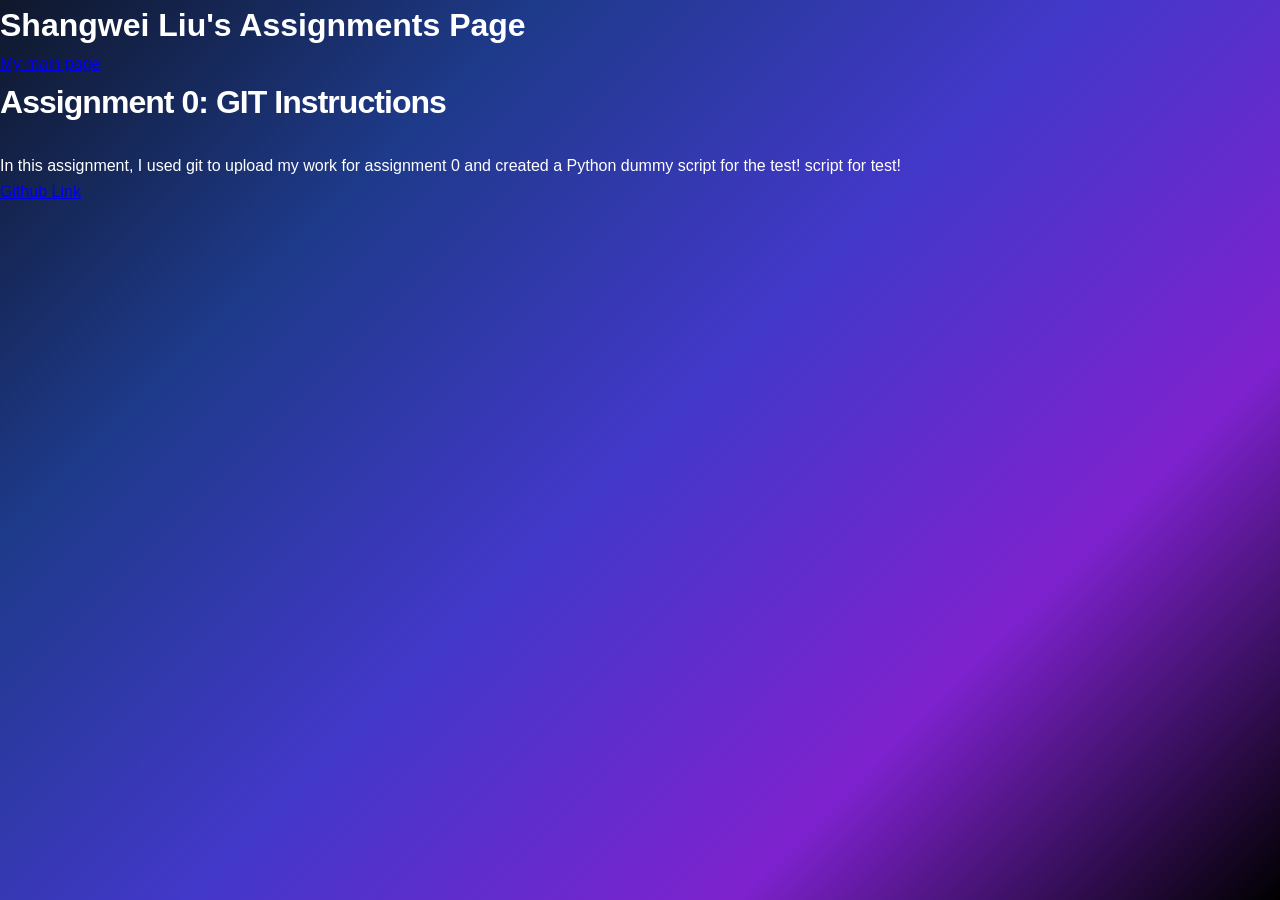
<file: 1assignment.html>
<!DOCTYPE html>
<html lang="en">
<head>
    <meta charset="UTF-8">
    <meta name="viewport" content="width=device-width, initial-scale=1.0">
    <title>Assignments</title>
    <link rel="stylesheet" href="style.css">
</head>
<body>

    <header>
        <h1>Shangwei Liu's Assignments Page</h1>
        <a href="index.html">My main page</a>
    </header>
    <section>
        <h2>Assignment 0: GIT Instructions</h2>
        <p>In this assignment, I used git to upload my work for assignment 0 and created a Python dummy script for the test! script for test!</p>
        <a href="https://github.com/seanliu25/swliu-assignment-0.git">Github Link</a>
    </section>
</body>
</html>
</file>
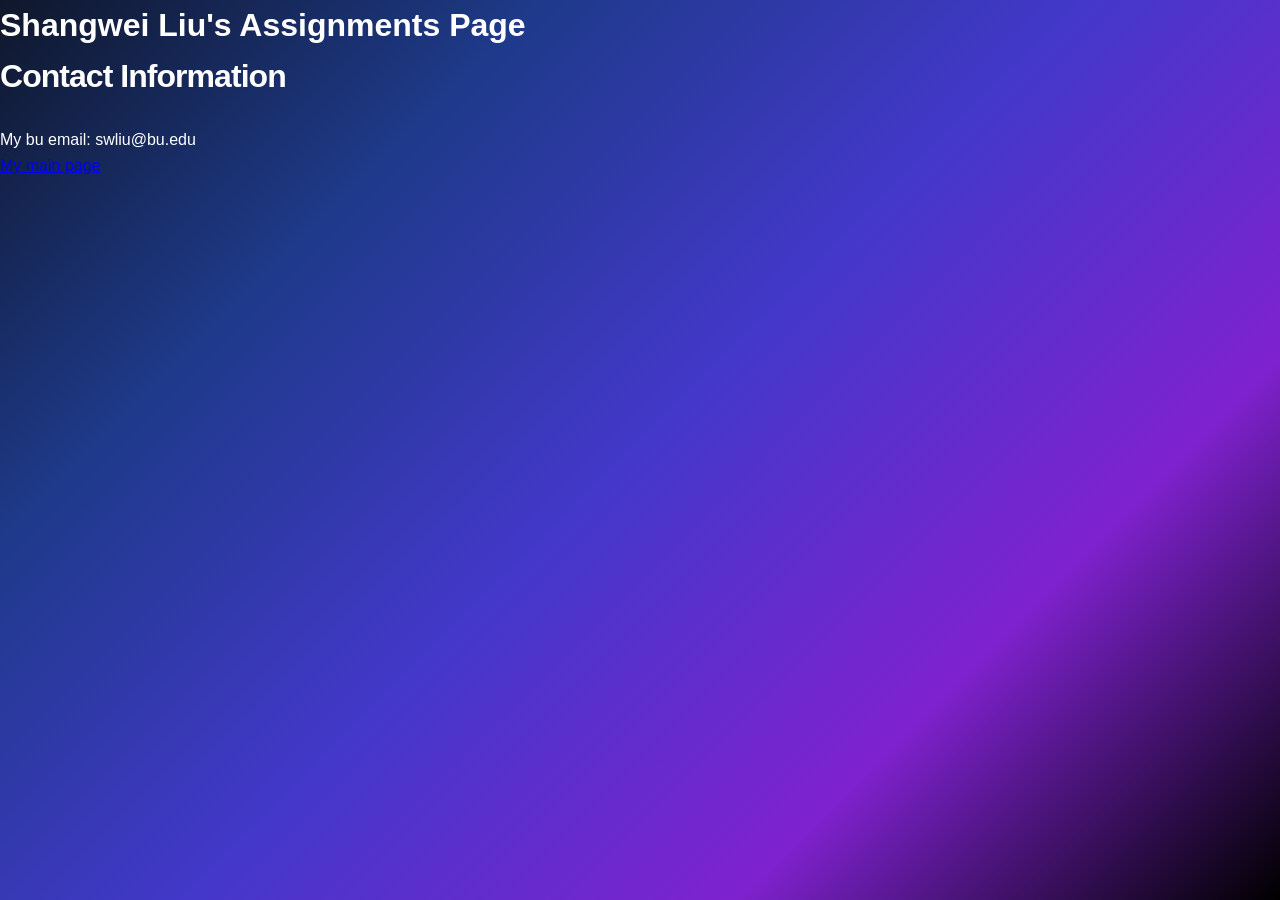
<file: 1contact.html>
<!DOCTYPE html>
<html lang="en">
<head>
    <meta charset="UTF-8">
    <meta name="viewport" content="width=device-width, initial-scale=1.0">
    <title>Assignments</title>
    <link rel="stylesheet" href="style.css">
</head>
<body>

    <header>
        <h1>Shangwei Liu's Assignments Page</h1>
    </header>
    <section>
        <h2>Contact Information</h2>
        <p>My bu email: swliu@bu.edu </p>
        <a href="index.html">My main page</a>
    </section>
</body>
</html>
</file>
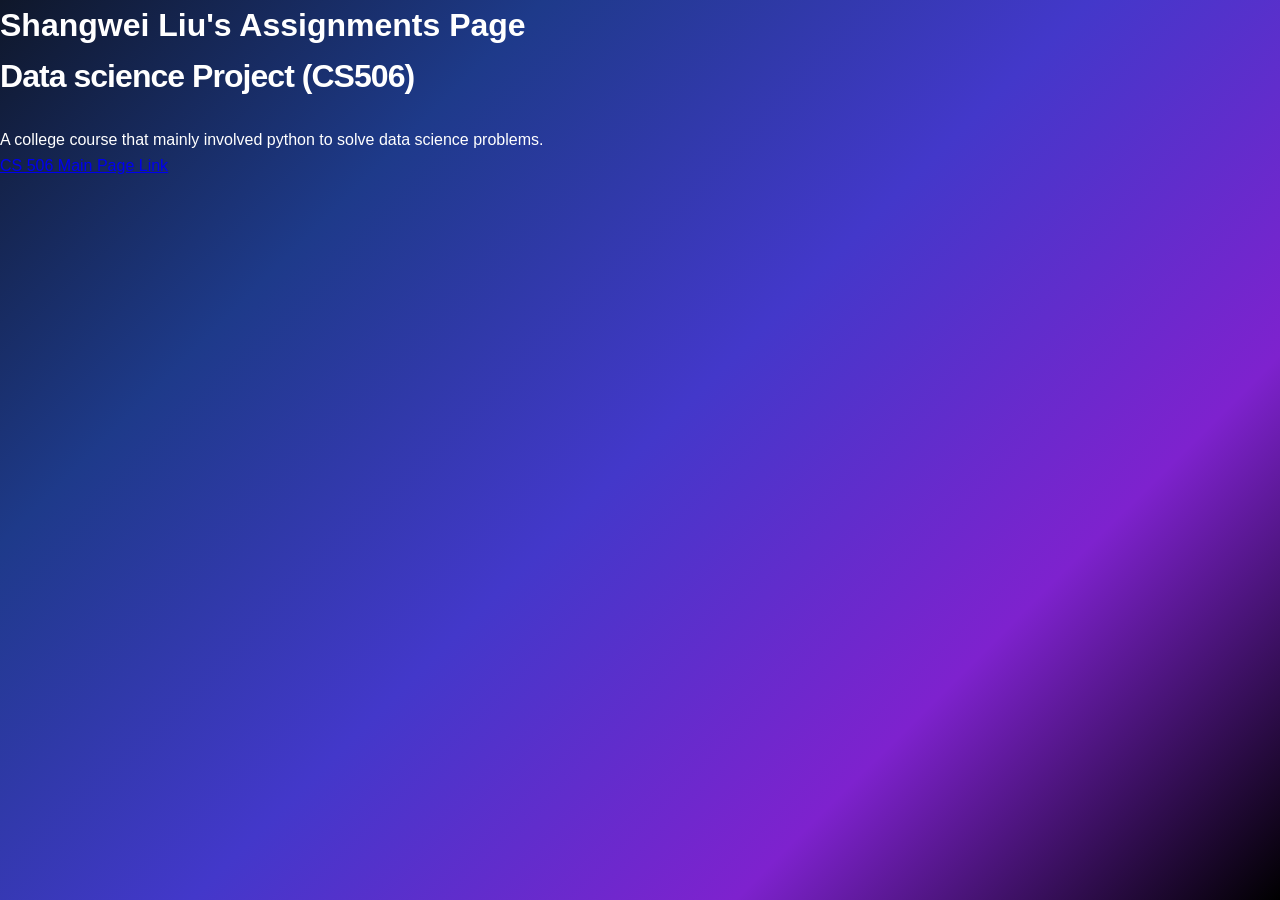
<file: 1projects.html>
<!DOCTYPE html>
<html lang="en">
<head>
    <meta charset="UTF-8">
    <meta name="viewport" content="width=device-width, initial-scale=1.0">
    <title>Assignments</title>
    <link rel="stylesheet" href="style.css">
</head>
<body>

    <header>
        <h1>Shangwei Liu's Assignments Page</h1>
    </header>
    <section>
        <h2>Data science Project (CS506)</h2>
        <p>A college course that mainly involved python to solve data science problems.</p>
        <a href="https://gallettilance.github.io/assignment/">CS 506 Main Page Link</a>
    </section>    
</body>
</html>
</file>
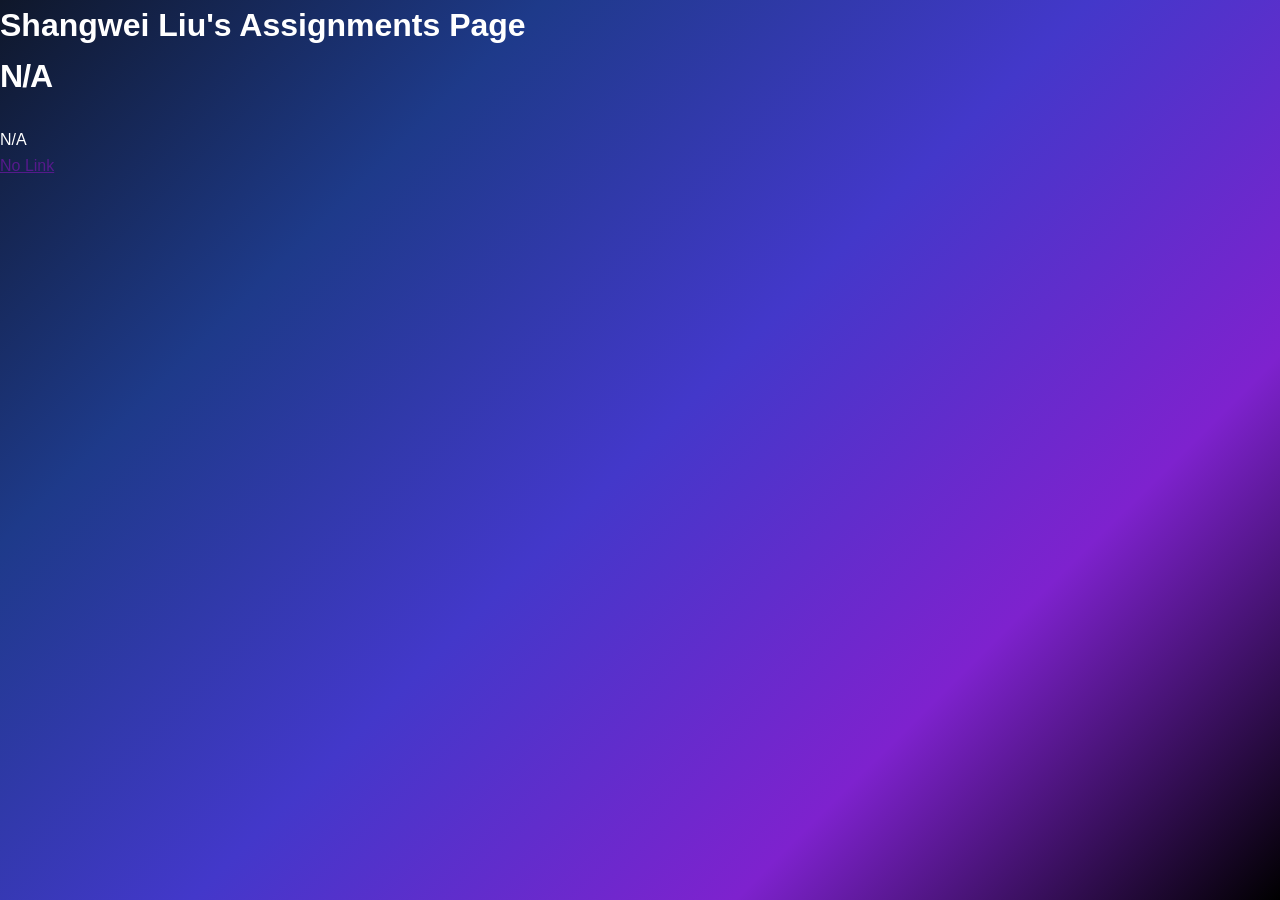
<file: 1work_experience.html>
<!DOCTYPE html>
<html lang="en">
<head>
    <meta charset="UTF-8">
    <meta name="viewport" content="width=device-width, initial-scale=1.0">
    <title>Assignments</title>
    <link rel="stylesheet" href="style.css">
</head>
<body>

    <header>
        <h1>Shangwei Liu's Assignments Page</h1>
    </header>
    <section>
        <h2>N/A</h2>
        <p>N/A</p>
        <a href="">No Link</a>
    </section>  
</body>
</html>
</file>
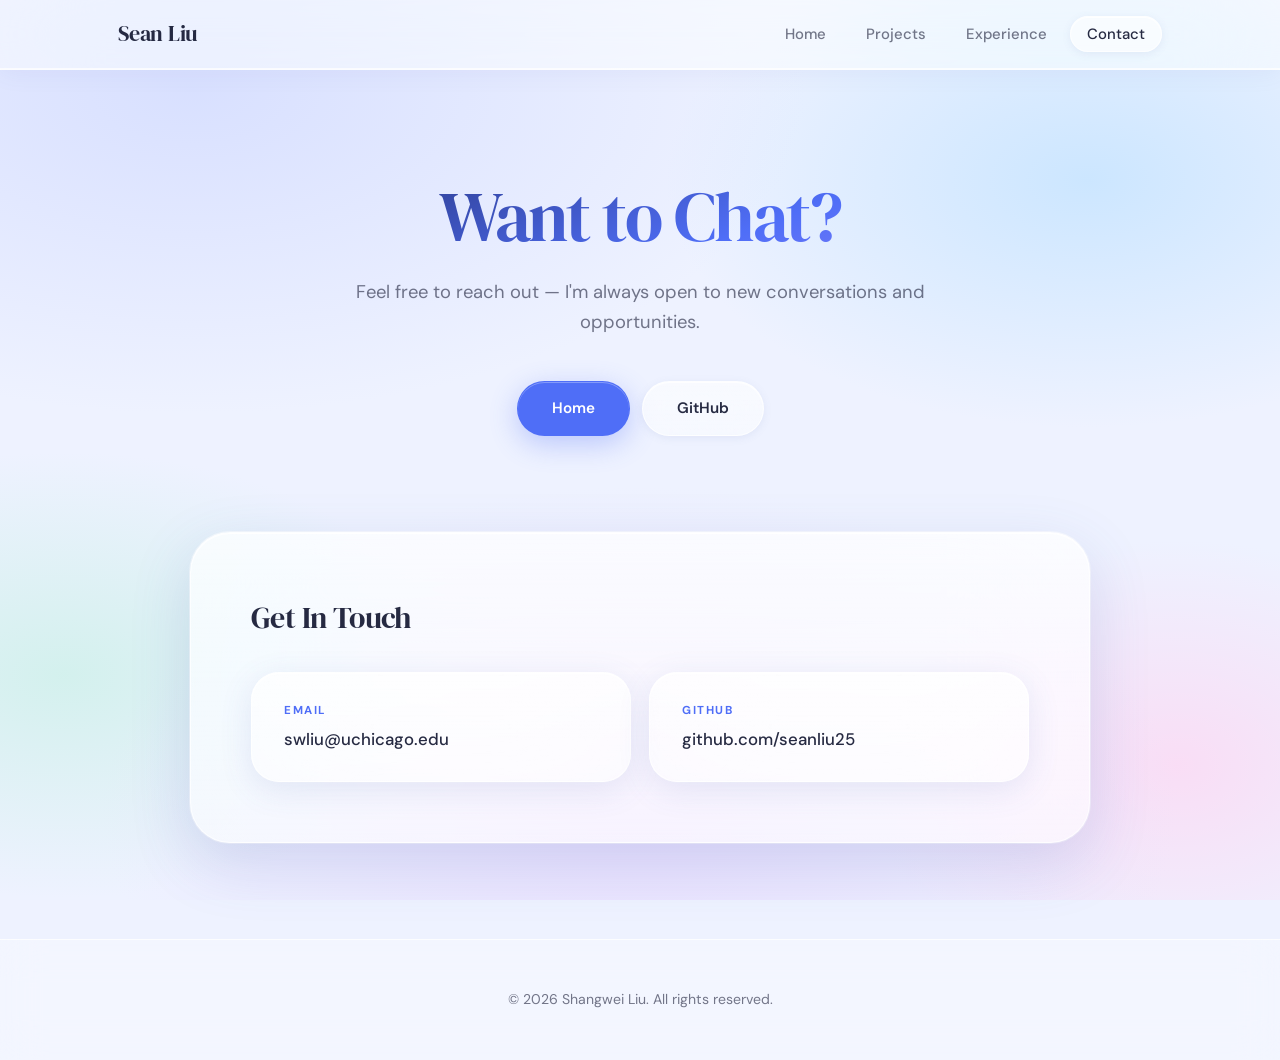
<file: contact.html>
<!DOCTYPE html>
<html lang="en">
<head>
  <meta charset="UTF-8" />
  <meta name="viewport" content="width=device-width, initial-scale=1.0" />
  <title>Contact | Shangwei Liu</title>
  <link rel="preconnect" href="https://fonts.googleapis.com" />
  <link rel="stylesheet" href="style-v2.css" />
</head>

<body>
<div class="page-wrapper">

  <nav>
    <div class="nav-container">
      <div class="logo">Sean Liu</div>
      <button class="menu-toggle" id="menu-toggle" aria-label="Toggle menu">
        <span></span><span></span><span></span>
      </button>
      <ul class="nav-links" id="nav-links">
        <li><a href="index.html">Home</a></li>
        <li><a href="projects.html">Projects</a></li>
        <li><a href="work-experience.html">Experience</a></li>
        <li><a href="contact.html" class="active">Contact</a></li>
      </ul>
    </div>
  </nav>

  <header class="hero">
    <h1>Want to Chat?</h1>
    <p>Feel free to reach out — I'm always open to new conversations and opportunities.</p>
    <div class="hero-buttons">
      <a href="index.html"                        class="btn primary">Home</a>
      <a href="https://github.com/seanliu25" target="_blank" class="btn secondary">GitHub</a>
    </div>
  </header>

  <div class="container">
    <section id="contact">
      <h2>Get In Touch</h2>
      <div class="contact-grid">
        <a href="mailto:swliu@uchicago.edu" class="contact-card">
          <span class="contact-label">Email</span>
          <span class="contact-value">swliu@uchicago.edu</span>
        </a>
        <a href="https://github.com/seanliu25" target="_blank" class="contact-card">
          <span class="contact-label">GitHub</span>
          <span class="contact-value">github.com/seanliu25</span>
        </a>
      </div>
    </section>
  </div>
</div>

<footer>
  <p>&copy; <span id="year"></span> Shangwei Liu. All rights reserved.</p>
</footer>

<script>
  document.getElementById("year").textContent = new Date().getFullYear();
  const toggle   = document.getElementById('menu-toggle');
  const navLinks = document.getElementById('nav-links');
  toggle.addEventListener('click', () => {
    navLinks.classList.toggle('active');
    toggle.classList.toggle('open');
  });
  document.querySelectorAll('.nav-links a').forEach(link => {
    link.addEventListener('click', () => {
      navLinks.classList.remove('active');
      toggle.classList.remove('open');
    });
  });
</script>
</body>
</html>
</file>
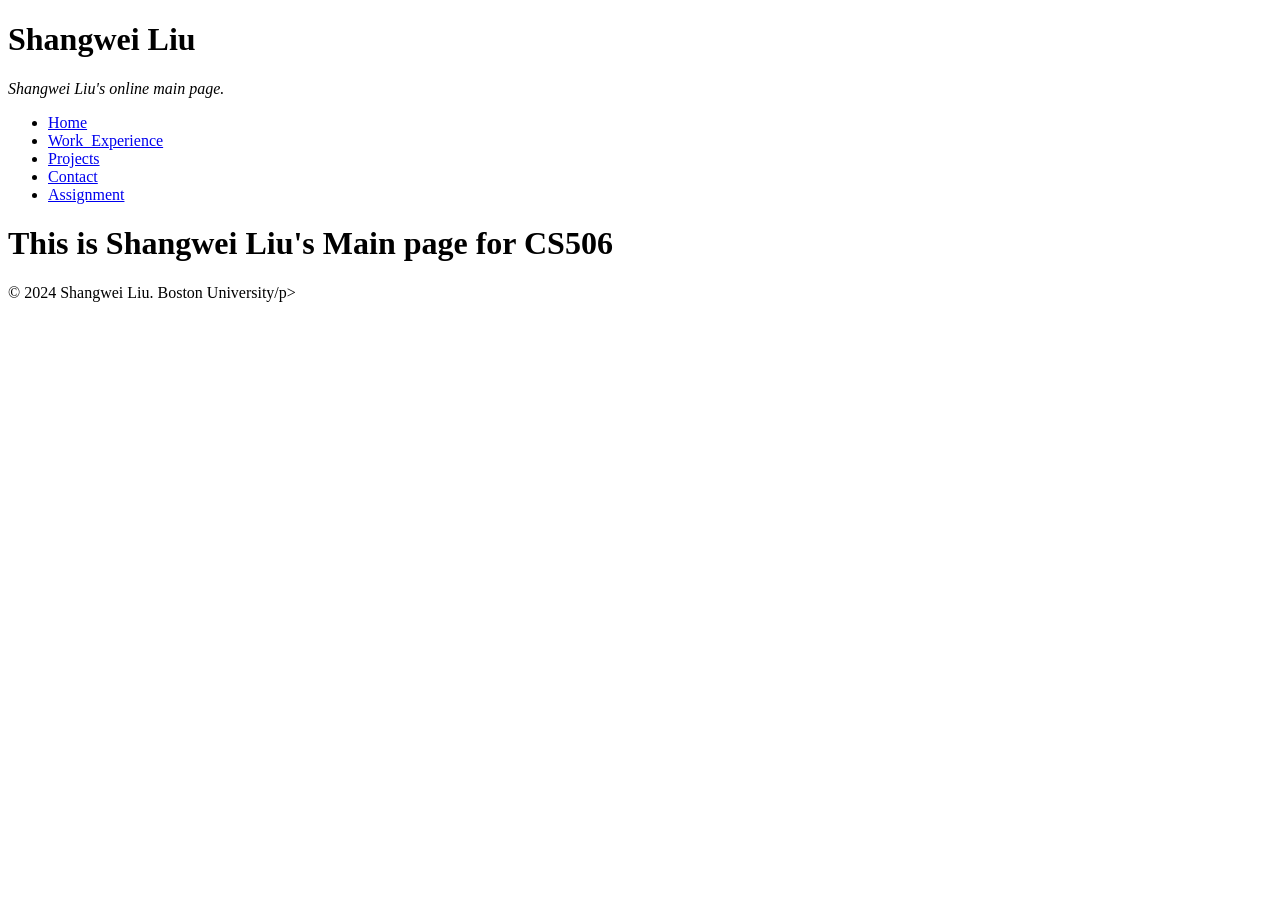
<file: Home.html>
<!DOCTYPE html>
<html lang="en">
    <head>
        <meta charset = "UTF-8">
        <title> About Me </title>
    </head>
    <body>
        <!-- This is the header of the webpage-->
        <header> 
             <!-- My name: -->
            <h1>
                Shangwei Liu
            </h1>
            <!-- My description: -->
            <p> 
                <em>Shangwei Liu's online main page.</em>
            </p>
        </header>
        <!-- Navgation starts here: -->
        <nav>
            <ul>
                <li>
                    <a href = "Home.html"> Home </a>
                </li>
                <li>
                    <a href = "Work_Experience.html"> Work_Experience </a>
                </li>
                <li>
                    <a href = "Projects.html"> Projects </a>
                </li>
                <li>
                    <a href = "Contact.html"> Contact </a>
                </li>
                <li>
                    <a href = "Assignment.html"> Assignment </a>
                </li>
            </ul>
        </nav>
        <main>
            <h1>This is Shangwei Liu's Main page for CS506</h1>
        </main>
        <footer>
            <p>&copy; 2024 Shangwei Liu. Boston University/p>
        </footer>
    </body>
</html>
</file>
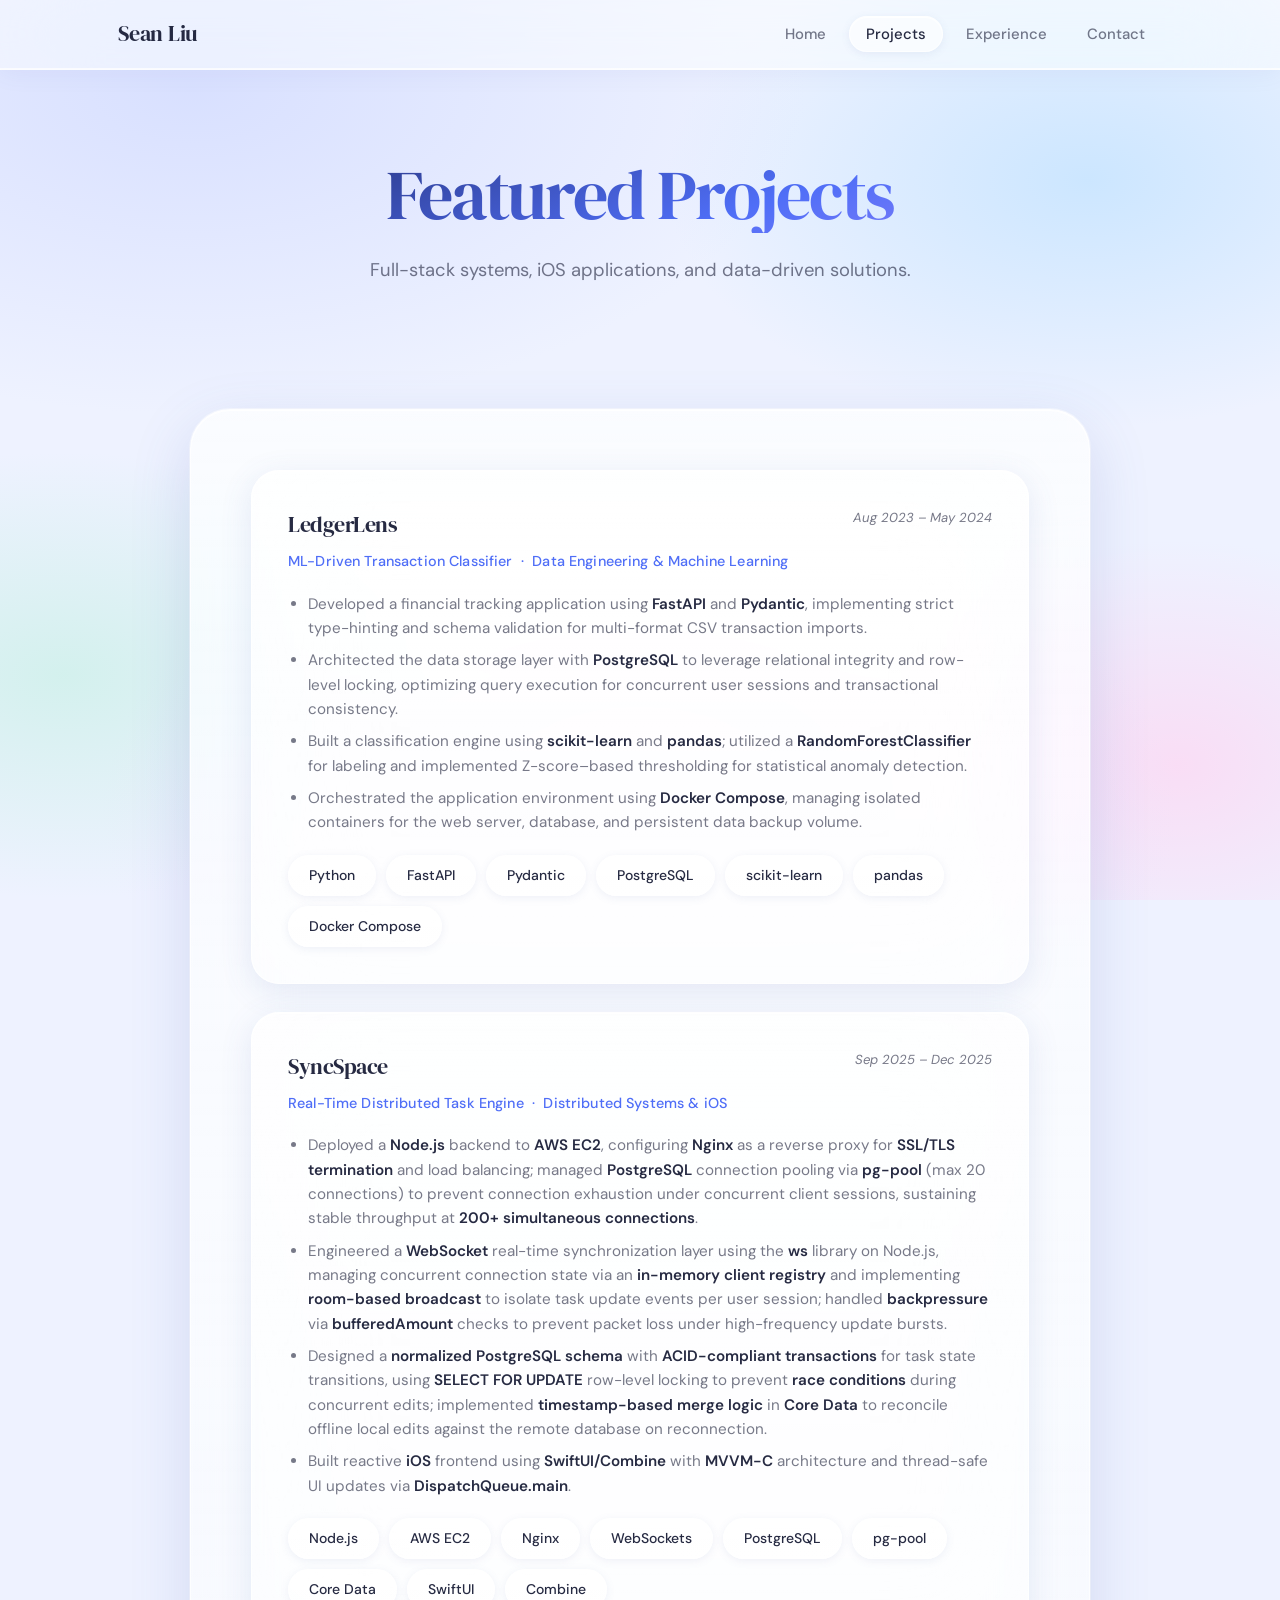
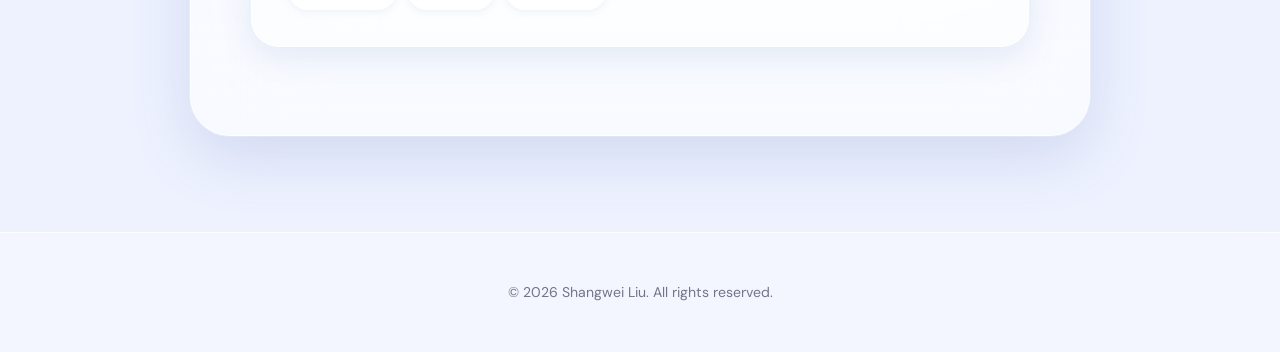
<file: projects.html>
<!DOCTYPE html>
<html lang="en">
<head>
  <meta charset="UTF-8" />
  <meta name="viewport" content="width=device-width, initial-scale=1.0" />
  <title>Projects | Shangwei Liu</title>
  <link rel="preconnect" href="https://fonts.googleapis.com" />
  <link rel="stylesheet" href="style-v2.css" />
</head>
<body>
<div class="page-wrapper">

  <nav>
    <div class="nav-container">
      <div class="logo">Sean Liu</div>
      <button class="menu-toggle" id="menu-toggle" aria-label="Toggle menu">
        <span></span><span></span><span></span>
      </button>
      <ul class="nav-links" id="nav-links">
        <li><a href="index.html">Home</a></li>
        <li><a href="projects.html" class="active">Projects</a></li>
        <li><a href="work-experience.html">Experience</a></li>
        <li><a href="contact.html">Contact</a></li>
      </ul>
    </div>
  </nav>

  <header class="hero" style="padding: 88px 24px 48px;">
    <h1>Featured Projects</h1>
    <p>Full-stack systems, iOS applications, and data-driven solutions.</p>
  </header>

  <div class="container">

      <!-- LedgerLens -->
      <section class="project-card">
        <div class="project-header">
          <h2>LedgerLens</h2>
          <span style="font-size:0.82rem; color:var(--text-secondary); font-style:italic;">Aug 2023 – May 2024</span>
        </div>
        <p class="project-subtitle">ML-Driven Transaction Classifier &nbsp;·&nbsp; Data Engineering &amp; Machine Learning</p>
        <ul class="project-list">
          <li>Developed a financial tracking application using <strong>FastAPI</strong> and <strong>Pydantic</strong>, implementing strict type-hinting and schema validation for multi-format CSV transaction imports.</li>
          <li>Architected the data storage layer with <strong>PostgreSQL</strong> to leverage relational integrity and row-level locking, optimizing query execution for concurrent user sessions and transactional consistency.</li>
          <li>Built a classification engine using <strong>scikit-learn</strong> and <strong>pandas</strong>; utilized a <strong>RandomForestClassifier</strong> for labeling and implemented Z-score–based thresholding for statistical anomaly detection.</li>
          <li>Orchestrated the application environment using <strong>Docker Compose</strong>, managing isolated containers for the web server, database, and persistent data backup volume.</li>
        </ul>
        <div class="skills" style="margin-top:20px;">
          <span>Python</span><span>FastAPI</span><span>Pydantic</span><span>PostgreSQL</span>
          <span>scikit-learn</span><span>pandas</span><span>Docker Compose</span>
        </div>
      </section>

      <!-- SyncSpace -->
      <section class="project-card">
        <div class="project-header">
          <h2>SyncSpace</h2>
          <span style="font-size:0.82rem; color:var(--text-secondary); font-style:italic;">Sep 2025 – Dec 2025</span>
        </div>
        <p class="project-subtitle">Real-Time Distributed Task Engine &nbsp;·&nbsp; Distributed Systems &amp; iOS</p>
        <ul class="project-list">
          <li>Deployed a <strong>Node.js</strong> backend to <strong>AWS EC2</strong>, configuring <strong>Nginx</strong> as a reverse proxy for <strong>SSL/TLS termination</strong> and load balancing; managed <strong>PostgreSQL</strong> connection pooling via <strong>pg-pool</strong> (max 20 connections) to prevent connection exhaustion under concurrent client sessions, sustaining stable throughput at <strong>200+ simultaneous connections</strong>.</li>
          <li>Engineered a <strong>WebSocket</strong> real-time synchronization layer using the <strong>ws</strong> library on Node.js, managing concurrent connection state via an <strong>in-memory client registry</strong> and implementing <strong>room-based broadcast</strong> to isolate task update events per user session; handled <strong>backpressure</strong> via <strong>bufferedAmount</strong> checks to prevent packet loss under high-frequency update bursts.</li>
          <li>Designed a <strong>normalized PostgreSQL schema</strong> with <strong>ACID-compliant transactions</strong> for task state transitions, using <strong>SELECT FOR UPDATE</strong> row-level locking to prevent <strong>race conditions</strong> during concurrent edits; implemented <strong>timestamp-based merge logic</strong> in <strong>Core Data</strong> to reconcile offline local edits against the remote database on reconnection.</li>
          <li>Built reactive <strong>iOS</strong> frontend using <strong>SwiftUI/Combine</strong> with <strong>MVVM-C</strong> architecture and thread-safe UI updates via <strong>DispatchQueue.main</strong>.</li>
        </ul>
        <div class="skills" style="margin-top:20px;">
          <span>Node.js</span><span>AWS EC2</span><span>Nginx</span><span>WebSockets</span>
          <span>PostgreSQL</span><span>pg-pool</span><span>Core Data</span>
          <span>SwiftUI</span><span>Combine</span>
        </div>
      </section>

    </div>
  </div>

<footer>
  <p>&copy; <span id="year"></span> Shangwei Liu. All rights reserved.</p>
</footer>

<script>
  document.getElementById("year").textContent = new Date().getFullYear();
  const toggle   = document.getElementById('menu-toggle');
  const navLinks = document.getElementById('nav-links');
  toggle.addEventListener('click', () => {
    navLinks.classList.toggle('active');
    toggle.classList.toggle('open');
  });
</script>
<script data-goatcounter="https://before2026.goatcounter.com/count" async src="//gc.zgo.at/count.js"></script>
</body>
</html>
</file>
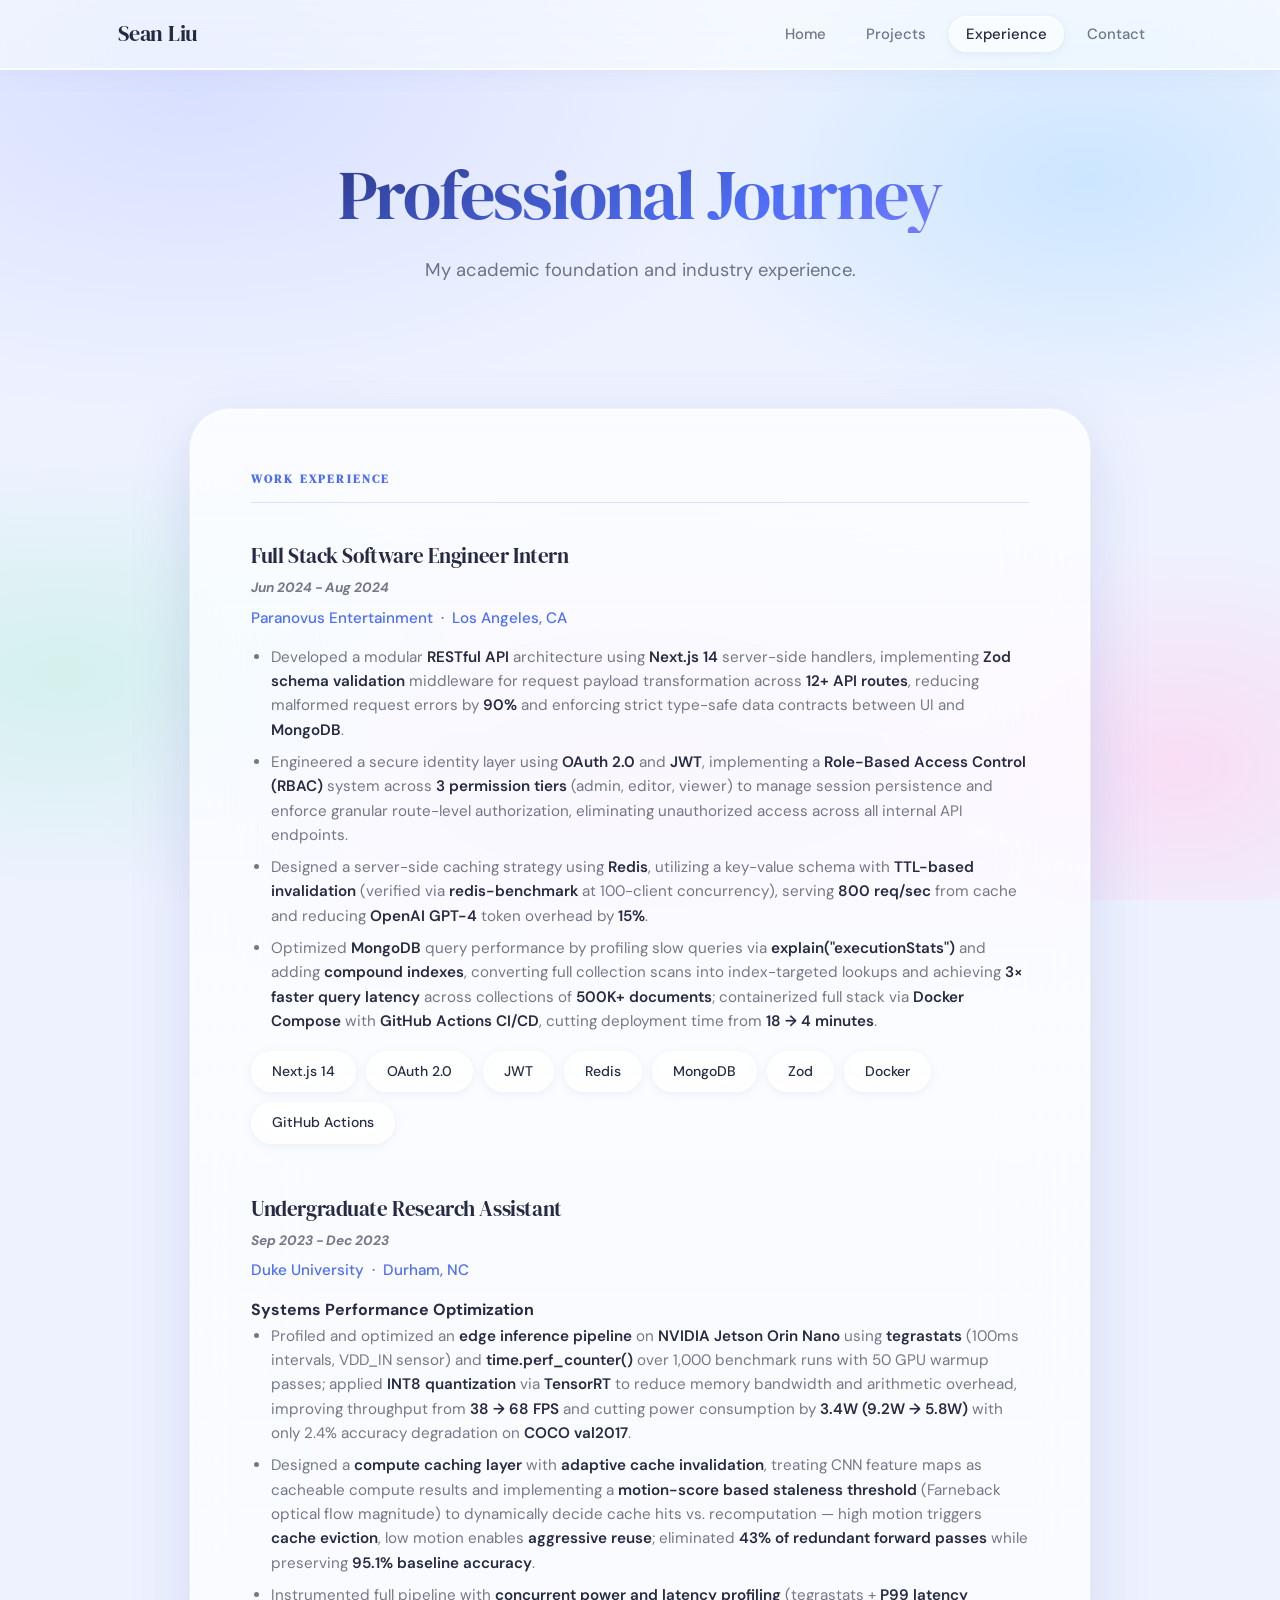
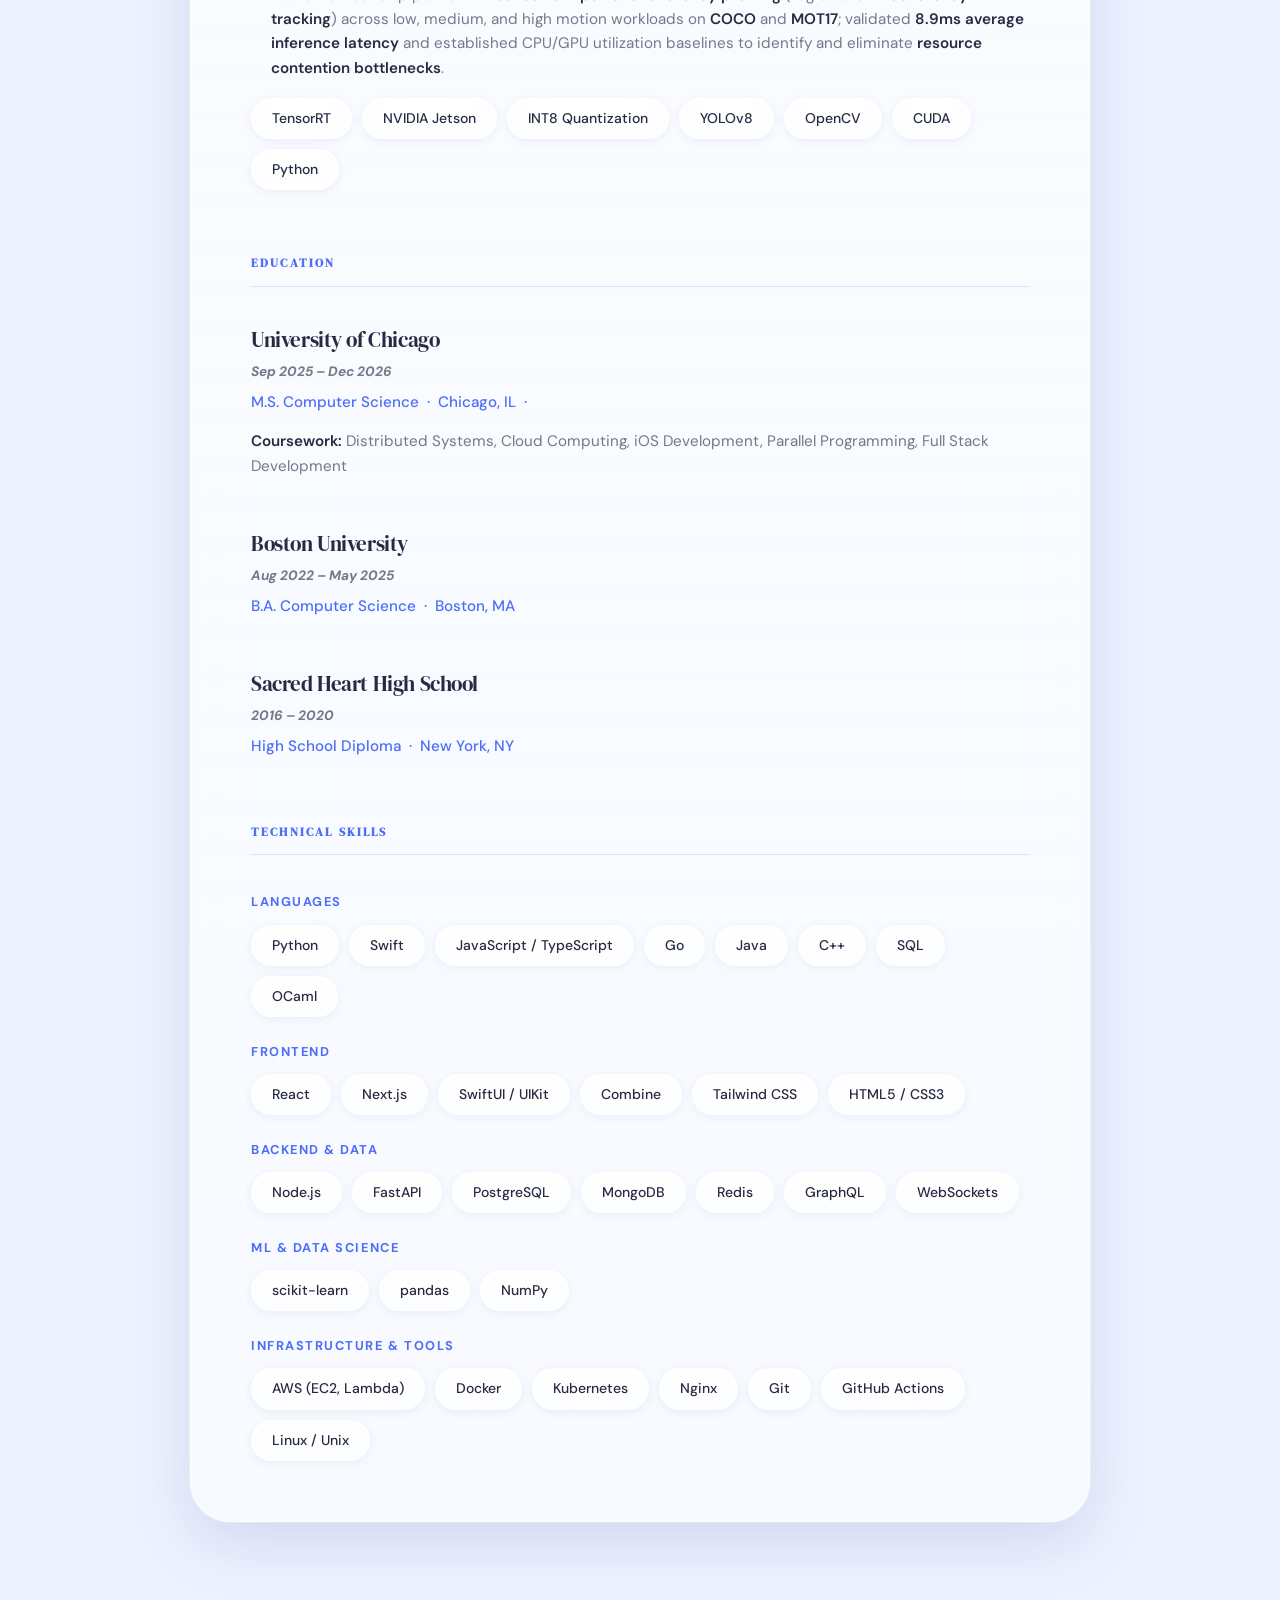
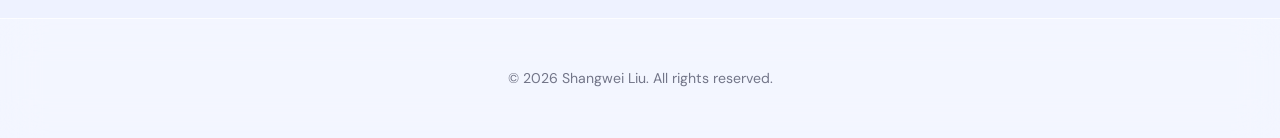
<file: work-experience.html>
<!DOCTYPE html>
<html lang="en">
<head>
  <meta charset="UTF-8" />
  <meta name="viewport" content="width=device-width, initial-scale=1.0" />
  <title>Journey | Shangwei Liu</title>
  <link rel="preconnect" href="https://fonts.googleapis.com" />
  <link rel="stylesheet" href="style-v2.css" />
</head>
<body>
<div class="page-wrapper">

  <nav>
    <div class="nav-container">
      <div class="logo">Sean Liu</div>
      <button class="menu-toggle" id="menu-toggle" aria-label="Toggle menu">
        <span></span><span></span><span></span>
      </button>
      <ul class="nav-links" id="nav-links">
        <li><a href="index.html">Home</a></li>
        <li><a href="projects.html">Projects</a></li>
        <li><a href="work-experience.html" class="active">Experience</a></li>
        <li><a href="contact.html">Contact</a></li>
      </ul>
    </div>
  </nav>

  <header class="hero" style="padding: 88px 24px 48px;">
    <h1>Professional Journey</h1>
    <p>My academic foundation and industry experience.</p>
  </header>

  <div class="container">

    <!-- Work Experience -->
    <section id="work">
  <h2 class="section-divider">Work Experience</h2>

  <section class="experience-item">
    <div class="experience-header">
      <h2><span class="job-title">Full Stack Software Engineer Intern</span></h2>
      <h4 class="job-date">Jun 2024 - Aug 2024</h4>
      <h3 class="company-name">Paranovus Entertainment &nbsp;·&nbsp; Los Angeles, CA</h3>
    </div>
    <ul class="experience-list">
      <li>Developed a modular <strong>RESTful API</strong> architecture using <strong>Next.js 14</strong> server-side handlers, implementing <strong>Zod schema validation</strong> middleware for request payload transformation across <strong>12+ API routes</strong>, reducing malformed request errors by <strong>90%</strong> and enforcing strict type-safe data contracts between UI and <strong>MongoDB</strong>.</li>
      <li>Engineered a secure identity layer using <strong>OAuth 2.0</strong> and <strong>JWT</strong>, implementing a <strong>Role-Based Access Control (RBAC)</strong> system across <strong>3 permission tiers</strong> (admin, editor, viewer) to manage session persistence and enforce granular route-level authorization, eliminating unauthorized access across all internal API endpoints.</li>
      <li>Designed a server-side caching strategy using <strong>Redis</strong>, utilizing a key-value schema with <strong>TTL-based invalidation</strong> (verified via <strong>redis-benchmark</strong> at 100-client concurrency), serving <strong>800 req/sec</strong> from cache and reducing <strong>OpenAI GPT-4</strong> token overhead by <strong>15%</strong>.</li>
      <li>Optimized <strong>MongoDB</strong> query performance by profiling slow queries via <strong>explain("executionStats")</strong> and adding <strong>compound indexes</strong>, converting full collection scans into index-targeted lookups and achieving <strong>3× faster query latency</strong> across collections of <strong>500K+ documents</strong>; containerized full stack via <strong>Docker Compose</strong> with <strong>GitHub Actions CI/CD</strong>, cutting deployment time from <strong>18 → 4 minutes</strong>.</li>
    </ul>
    <div class="skills" style="margin-top:18px;">
      <span>Next.js 14</span><span>OAuth 2.0</span><span>JWT</span><span>Redis</span>
      <span>MongoDB</span><span>Zod</span><span>Docker</span><span>GitHub Actions</span>
    </div>
  </section>

  <section class="experience-item">
    <div class="experience-header">
      <h2><span class="job-title">Undergraduate Research Assistant</span></h2>
      <h4 class="job-date">Sep 2023 - Dec 2023</h4>
      <h3 class="company-name">Duke University &nbsp;·&nbsp; Durham, NC</h3>
      <h4 class="job-subtitle">Systems Performance Optimization</h4>
    </div>
    <ul class="experience-list">
      <li>Profiled and optimized an <strong>edge inference pipeline</strong> on <strong>NVIDIA Jetson Orin Nano</strong> using <strong>tegrastats</strong> (100ms intervals, VDD_IN sensor) and <strong>time.perf_counter()</strong> over 1,000 benchmark runs with 50 GPU warmup passes; applied <strong>INT8 quantization</strong> via <strong>TensorRT</strong> to reduce memory bandwidth and arithmetic overhead, improving throughput from <strong>38 → 68 FPS</strong> and cutting power consumption by <strong>3.4W (9.2W → 5.8W)</strong> with only 2.4% accuracy degradation on <strong>COCO val2017</strong>.</li>
      <li>Designed a <strong>compute caching layer</strong> with <strong>adaptive cache invalidation</strong>, treating CNN feature maps as cacheable compute results and implementing a <strong>motion-score based staleness threshold</strong> (Farneback optical flow magnitude) to dynamically decide cache hits vs. recomputation — high motion triggers <strong>cache eviction</strong>, low motion enables <strong>aggressive reuse</strong>; eliminated <strong>43% of redundant forward passes</strong> while preserving <strong>95.1% baseline accuracy</strong>.</li>
      <li>Instrumented full pipeline with <strong>concurrent power and latency profiling</strong> (tegrastats + <strong>P99 latency tracking</strong>) across low, medium, and high motion workloads on <strong>COCO</strong> and <strong>MOT17</strong>; validated <strong>8.9ms average inference latency</strong> and established CPU/GPU utilization baselines to identify and eliminate <strong>resource contention bottlenecks</strong>.</li>
    </ul>
    <div class="skills" style="margin-top:18px;">
      <span>TensorRT</span><span>NVIDIA Jetson</span><span>INT8 Quantization</span>
      <span>YOLOv8</span><span>OpenCV</span><span>CUDA</span><span>Python</span>
    </div>
  </section>

</section>

    <!-- Education -->
    <section id="education" style="margin-top:64px;">
      <h2 class="section-divider">Education</h2>

      <section class="experience-item">
        <div class="experience-header">
          <h2><span class="job-title">University of Chicago</span></h2>
          <h4 class="job-date">Sep 2025 – Dec 2026</h4>
          <h3 class="company-name">M.S. Computer Science &nbsp;·&nbsp; Chicago, IL &nbsp;·&nbsp;</h3>
        </div>
        <p class="edu-details"><strong>Coursework:</strong> Distributed Systems, Cloud Computing, iOS Development, Parallel Programming, Full Stack Development</p>
      </section>

      <section class="experience-item">
        <div class="experience-header">
          <h2><span class="job-title">Boston University</span></h2>
          <h4 class="job-date">Aug 2022 – May 2025</h4>
          <h3 class="company-name">B.A. Computer Science &nbsp;·&nbsp; Boston, MA</h3>
        </div>
      </section>

      <section class="experience-item">
        <div class="experience-header">
          <h2><span class="job-title">Sacred Heart High School</span></h2>
          <h4 class="job-date">2016 – 2020</h4>
          <h3 class="company-name">High School Diploma &nbsp;·&nbsp; New York, NY</h3>
        </div>
      </section>
    </section>

    <!-- Technical Skills -->
    <section id="skills" style="margin-top:64px;">
      <h2 class="section-divider">Technical Skills</h2>

      <div class="skills-group">
        <h3>Languages</h3>
        <div class="skills">
          <span>Python</span><span>Swift</span><span>JavaScript / TypeScript</span>
          <span>Go</span><span>Java</span><span>C++</span><span>SQL</span><span>OCaml</span>
        </div>
      </div>

      <div class="skills-group" style="margin-top:24px;">
        <h3>Frontend</h3>
        <div class="skills">
          <span>React</span><span>Next.js</span><span>SwiftUI / UIKit</span>
          <span>Combine</span><span>Tailwind CSS</span><span>HTML5 / CSS3</span>
        </div>
      </div>

      <div class="skills-group" style="margin-top:24px;">
        <h3>Backend &amp; Data</h3>
        <div class="skills">
          <span>Node.js</span><span>FastAPI</span><span>PostgreSQL</span>
          <span>MongoDB</span><span>Redis</span><span>GraphQL</span><span>WebSockets</span>
        </div>
      </div>

      <div class="skills-group" style="margin-top:24px;">
        <h3>ML &amp; Data Science</h3>
        <div class="skills">
          <span>scikit-learn</span><span>pandas</span><span>NumPy</span>
        </div>
      </div>

      <div class="skills-group" style="margin-top:24px;">
        <h3>Infrastructure &amp; Tools</h3>
        <div class="skills">
          <span>AWS (EC2, Lambda)</span><span>Docker</span><span>Kubernetes</span>
          <span>Nginx</span><span>Git</span><span>GitHub Actions</span><span>Linux / Unix</span>
        </div>
      </div>
    </section>

  </div>
</div>

<footer>
  <p>&copy; <span id="year"></span> Shangwei Liu. All rights reserved.</p>
</footer>

<script>
  document.getElementById("year").textContent = new Date().getFullYear();
  const toggle   = document.getElementById('menu-toggle');
  const navLinks = document.getElementById('nav-links');
  toggle.addEventListener('click', () => {
    navLinks.classList.toggle('active');
    toggle.classList.toggle('open');
  });
</script>
</body>
</html>
</file>
<file: style.css>
/* =============================
    LIQUID GLASS CORE (STATIC)
============================= */

:root {
    --glass-bg: rgba(255, 255, 255, 0.08);
    --glass-border: rgba(255, 255, 255, 0.2);
    --glass-blur: blur(50px);
    --ios-blue: #007AFF;
}

* {
    margin: 0;
    padding: 0;
    box-sizing: border-box;
    -webkit-font-smoothing: antialiased;
}

html {
    scroll-behavior: smooth;
}

body {
    font-family: 'Inter', -apple-system, sans-serif;
    color: white;
    min-height: 100vh;
    display: flex;
    flex-direction: column;
    line-height: 1.6;
    
    /* Static Mesh Gradient Background */
    background: linear-gradient(135deg, #0f172a 0%, #1e3a8a 25%, #4338ca 50%, #7e22ce 75%, #000000 100%);
    background-attachment: fixed;
    overflow-x: hidden;
}

.page-wrapper {
    flex: 1;
}

/* =============================
    GLASS NAVIGATION
============================= */

nav {
    position: sticky;
    top: 0;
    z-index: 1000;
    background: rgba(255, 255, 255, 0.05);
    backdrop-filter: var(--glass-blur);
    -webkit-backdrop-filter: var(--glass-blur);
    border-bottom: 1px solid var(--glass-border);
}

.nav-container {
    max-width: 1100px;
    margin: auto;
    display: flex;
    justify-content: space-between;
    align-items: center;
    padding: 18px 25px;
}

.logo {
    font-weight: 800;
    font-size: 1.4rem;
    letter-spacing: -0.04em;
}

.nav-links {
    list-style: none;
    display: flex;
    gap: 30px;
}

.nav-links li a {
    text-decoration: none;
    color: rgba(255, 255, 255, 0.8);
    font-weight: 500;
    transition: 0.3s;
}

.nav-links li a:hover {
    color: white;
    text-shadow: 0 0 10px rgba(255,255,255,0.5);
}

/* =============================
    HERO SECTION
============================= */

.hero {
    text-align: center;
    padding: 120px 20px 60px;
}

.hero h1 {
    font-size: clamp(2.5rem, 8vw, 4.2rem);
    font-weight: 800;
    margin-bottom: 25px;
    letter-spacing: -0.05em;
    line-height: 1.1;
    background: linear-gradient(180deg, #fff 0%, rgba(255,255,255,0.6) 100%);
    -webkit-background-clip: text;
    -webkit-text-fill-color: transparent;
}

.hero p {
    font-size: 1.3rem;
    max-width: 650px;
    margin: 0 auto 40px;
    color: rgba(255, 255, 255, 0.7);
}

/* Glass Buttons */
.hero-buttons {
    display: flex;
    justify-content: center;
    gap: 15px;
    flex-wrap: wrap;
}

.btn {
    padding: 16px 36px;
    border-radius: 50px;
    text-decoration: none;
    font-weight: 600;
    transition: all 0.5s cubic-bezier(0.15, 0.83, 0.66, 1);
}

.primary {
    background: white;
    color: #000;
    box-shadow: 0 10px 25px rgba(255,255,255,0.1);
}

.primary:hover {
    transform: scale(1.05) translateY(-2px);
    box-shadow: 0 15px 30px rgba(255,255,255,0.2);
}

.secondary {
    background: var(--glass-bg);
    backdrop-filter: blur(15px);
    -webkit-backdrop-filter: blur(15px);
    color: white;
    border: 1px solid var(--glass-border);
}

.secondary:hover {
    background: rgba(255,255,255,0.15);
    transform: scale(1.05) translateY(-2px);
}

/* =============================
    GLASS CONTAINER
============================= */

.container {
    max-width: 900px;
    margin: 40px auto 100px;
    padding: 60px;
    background: var(--glass-bg);
    backdrop-filter: var(--glass-blur);
    -webkit-backdrop-filter: var(--glass-blur);
    border-radius: 40px;
    border: 1px solid var(--glass-border);
    box-shadow: 0 25px 50px -12px rgba(0, 0, 0, 0.5);
    animation: slideUp 1s cubic-bezier(0.16, 1, 0.3, 1);
}

@keyframes slideUp {
    from { opacity: 0; transform: translateY(40px); }
    to { opacity: 1; transform: translateY(0); }
}

section h2 {
    font-size: 2rem;
    margin-bottom: 25px;
    font-weight: 800;
    letter-spacing: -0.03em;
    color: white;
}

/* Glass Skill Tags */
.skills {
    display: flex;
    flex-wrap: wrap;
    gap: 12px;
}

.skills span {
    background: rgba(255, 255, 255, 0.1);
    backdrop-filter: blur(10px);
    -webkit-backdrop-filter: blur(10px);
    padding: 10px 22px;
    border-radius: 50px;
    font-size: 0.9rem;
    font-weight: 600;
    border: 1px solid var(--glass-border);
    transition: 0.3s;
}

.skills span:hover {
    background: rgba(255, 255, 255, 0.2);
    border-color: rgba(255, 255, 255, 0.4);
}

/* Styling for Skill Group Headings */
.skills-group h3 {
    font-size: 1.1rem;
    font-weight: 700;
    margin-bottom: 12px;
    color: rgba(255, 255, 255, 0.9);
    letter-spacing: -0.02em;
}

/* Ensure the glass tags stay consistent */
.skills {
    display: flex;
    flex-wrap: wrap;
    gap: 10px;
}

/* =============================
    FOOTER
============================= */

footer {
    text-align: center;
    padding: 60px 20px;
    background: rgba(0, 0, 0, 0.2);
    backdrop-filter: blur(10px);
    border-top: 1px solid var(--glass-border);
    color: rgba(255, 255, 255, 0.6);
}
/* Contact card: */
/* =============================
    CONTACT SECTION STYLING
============================= */

.contact-grid {
    display: grid;
    grid-template-columns: repeat(auto-fit, minmax(250px, 1fr));
    gap: 20px;
    margin-top: 30px;
}

.contact-card {
    background: rgba(255, 255, 255, 0.05);
    border: 1px solid var(--glass-border);
    padding: 25px;
    border-radius: 25px;
    text-decoration: none;
    transition: all 0.4s cubic-bezier(0.15, 0.83, 0.66, 1);
    display: flex;
    flex-direction: column;
    gap: 5px;
}

.contact-card:hover {
    background: rgba(255, 255, 255, 0.12);
    transform: translateY(-5px) scale(1.02);
    border-color: rgba(255, 255, 255, 0.5);
}

.contact-label {
    font-size: 0.85rem;
    font-weight: 700;
    text-transform: uppercase;
    letter-spacing: 0.1em;
    color: var(--ios-blue); /* The accent color */
}

.contact-value {
    font-size: 1.1rem;
    color: white;
    font-weight: 600;
    word-break: break-all;
}

/* Ensure buttons in hero align nicely */
.hero-buttons {
    display: flex;
    justify-content: center;
    gap: 12px;
    flex-wrap: wrap;
}

/* =============================
    MOBILE OVERRIDE
============================= */

.menu-toggle span { background: white; }

@media (max-width: 768px) {
    .nav-links {
        position: absolute;
        top: 75px; right: 20px;
        background: rgba(15, 23, 42, 0.9);
        backdrop-filter: blur(30px);
        flex-direction: column;
        width: 200px;
        padding: 30px;
        border-radius: 25px;
        border: 1px solid var(--glass-border);
        transform: translateX(120%);
        transition: 0.4s cubic-bezier(0.15, 0.83, 0.66, 1);
    }

    .nav-links.active {
        transform: translateX(0);
    }

    .menu-toggle {
        display: flex;
    }

    .container {
        margin: 20px;
        padding: 40px 25px;
    }
}
/* Section Divider for Education vs Work */
.section-divider {
    font-size: 1.2rem;
    text-transform: uppercase;
    letter-spacing: 0.2em;
    color: var(--ios-blue);
    margin-bottom: 40px;
    border-bottom: 1px solid var(--glass-border);
    padding-bottom: 10px;
    display: inline-block;
}

/* Specific styling for education detail text */
.edu-details {
    color: rgba(255, 255, 255, 0.7);
    margin-top: 10px;
    font-size: 1rem;
    font-weight: 400;
}

/* Ensure spacing between items */
.experience-item {
    margin-bottom: 50px;
    padding-left: 10px;
}

/* Unique styling for Hobby Tags */
.hobby-tag {
    background: rgba(255, 255, 255, 0.05) !important; /* Slightly more transparent */
    border: 1px dashed rgba(255, 255, 255, 0.3) !important; /* Dashed border for personal feel */
    color: rgba(255, 255, 255, 0.9);
}

.hobby-tag:hover {
    background: var(--ios-blue) !important;
    border-style: solid !important;
    color: white !important;
    transform: translateY(-3px);
}

/* =============================
    MOBILE HAMBURGER & MENU
============================= */

/* The Hamburger Button Container */
.menu-toggle {
    display: none; /* Hidden on desktop */
    flex-direction: column;
    justify-content: space-around;
    width: 28px;
    height: 20px;
    background: transparent;
    border: none;
    cursor: pointer;
    z-index: 1001;
    padding: 0;
}

/* The three lines of the hamburger */
.menu-toggle span {
    width: 28px;
    height: 2px;
    background: white;
    border-radius: 10px;
    transition: all 0.3s cubic-bezier(0.15, 0.83, 0.66, 1);
}

/* Mobile View Overrides */
@media (max-width: 768px) {
    .menu-toggle {
        display: flex; 
    }

    .nav-links {
        position: fixed; 
        top: 80px; 
        right: 20px;
        background: rgba(15, 23, 42, 0.8);
        backdrop-filter: blur(40px);
        -webkit-backdrop-filter: blur(40px);
        flex-direction: column;
        width: 220px;
        padding: 40px 20px;
        gap: 25px;
        border-radius: 30px;
        border: 1px solid var(--glass-border);
        box-shadow: 0 20px 40px rgba(0,0,0,0.4);
        
        /* Hidden state */
        transform: translateX(150%);
        transition: transform 0.5s cubic-bezier(0.16, 1, 0.3, 1);
        pointer-events: none;
    }

    .nav-links.active {
        transform: translateX(0);
        pointer-events: auto;
    }

    /* Animation: Transform Hamburger to 'X' when active */
    .menu-toggle.open span:nth-child(1) {
        transform: translateY(7px) rotate(45deg);
    }

    .menu-toggle.open span:nth-child(2) {
        opacity: 0;
        transform: translateX(-20px);
    }

    .menu-toggle.open span:nth-child(3) {
        transform: translateY(-7px) rotate(-45deg);
    }

    .container {
        margin: 20px;
        padding: 40px 20px;
    }
}
</file>
<file: style-v2.css>
/* ============================================================
   LIQUID GLASS — LIGHT EDITION
   Apple WWDC25-inspired: refraction · inner glow · dispersion
   ============================================================ */

@import url('https://fonts.googleapis.com/css2?family=DM+Sans:ital,opsz,wght@0,9..40,300;0,9..40,400;0,9..40,500;0,9..40,600;0,9..40,700;1,9..40,300&family=DM+Serif+Display:ital@0;1&display=swap');

/* ─── Tokens ─── */
:root {
  --glass-bg:        rgba(255, 255, 255, 0.45);
  --glass-bg-hover:  rgba(255, 255, 255, 0.62);
  --glass-border:    rgba(255, 255, 255, 0.70);
  --glass-border-hi: rgba(255, 255, 255, 0.90);
  --glass-blur:      blur(48px);
  --glass-saturate:  saturate(180%);
  --shadow-sm:       0 2px 8px rgba(100,120,180,0.10), inset 0 1px 0 rgba(255,255,255,0.80);
  --shadow-md:       0 8px 32px rgba(80,100,180,0.13), inset 0 1px 0 rgba(255,255,255,0.85);
  --shadow-lg:       0 20px 60px rgba(80,100,180,0.18), 0 0 0 1px rgba(255,255,255,0.55), inset 0 1px 0 rgba(255,255,255,0.90);
  --shadow-hover:    0 28px 70px rgba(80,100,180,0.22), 0 0 0 1px rgba(255,255,255,0.65), inset 0 1px 0 rgba(255,255,255,0.95);
  --accent:          #4F6EF7;
  --accent-soft:     rgba(79, 110, 247, 0.12);
  --text-primary:    rgba(20,  24,  50,  0.92);
  --text-secondary:  rgba(20,  24,  50,  0.58);
  --spring:          cubic-bezier(0.16, 1, 0.3, 1);
}

/* ─── Reset ─── */
*, *::before, *::after { margin:0; padding:0; box-sizing:border-box; }
html { scroll-behavior: smooth; }

body {
  font-family: 'DM Sans', -apple-system, sans-serif;
  color: var(--text-primary);
  min-height: 100vh;
  display: flex;
  flex-direction: column;
  line-height: 1.65;
  -webkit-font-smoothing: antialiased;
  overflow-x: hidden;

  /* ── Light mesh gradient background ── */
  background-color: #eef2ff;
  background-image:
    radial-gradient(ellipse 80% 60% at 15% 10%,  rgba(214,222,255,0.90) 0%, transparent 60%),
    radial-gradient(ellipse 60% 50% at 85% 20%,  rgba(198,228,255,0.85) 0%, transparent 55%),
    radial-gradient(ellipse 70% 60% at 50% 90%,  rgba(232,220,255,0.80) 0%, transparent 60%),
    radial-gradient(ellipse 55% 45% at 5%  75%,  rgba(200,240,230,0.70) 0%, transparent 55%),
    radial-gradient(ellipse 50% 50% at 92% 85%,  rgba(255,210,240,0.65) 0%, transparent 50%);
  background-attachment: fixed;
}

.page-wrapper { flex: 1; }

/* ============================================================
   NAVIGATION
   ============================================================ */
nav {
  position: sticky;
  top: 0;
  z-index: 1000;
  background: rgba(255, 255, 255, 0.50);
  backdrop-filter: blur(48px) saturate(180%);
  -webkit-backdrop-filter: blur(48px) saturate(180%);
  border-bottom: 1px solid var(--glass-border);
  box-shadow: 0 1px 0 rgba(255,255,255,0.90), 0 4px 24px rgba(80,100,180,0.07);
}

.nav-container {
  max-width: 1100px;
  margin: auto;
  display: flex;
  justify-content: space-between;
  align-items: center;
  padding: 16px 28px;
}

.logo {
  font-family: 'DM Serif Display', Georgia, serif;
  font-size: 1.35rem;
  letter-spacing: -0.01em;
  color: var(--text-primary);
  user-select: none;
}

.nav-links {
  list-style: none;
  display: flex;
  gap: 6px;
}

.nav-links li a {
  text-decoration: none;
  color: var(--text-secondary);
  font-weight: 500;
  font-size: 0.93rem;
  padding: 7px 16px;
  border-radius: 50px;
  transition: all 500ms var(--spring);
  border: 1px solid transparent;
}

.nav-links li a:hover,
.nav-links li a.active {
  color: var(--text-primary);
  background: rgba(255,255,255,0.60);
  border-color: var(--glass-border);
  box-shadow: var(--shadow-sm);
}

/* ============================================================
   HERO
   ============================================================ */
.hero {
  text-align: center;
  padding: 110px 24px 64px;
}

.hero h1 {
  font-family: 'DM Serif Display', Georgia, serif;
  font-size: clamp(2.6rem, 7vw, 4.4rem);
  font-weight: 400;
  letter-spacing: -0.03em;
  line-height: 1.08;
  margin-bottom: 22px;
  background: linear-gradient(160deg, #1a1f4e 0%, #4F6EF7 60%, #a78bfa 100%);
  -webkit-background-clip: text;
  -webkit-text-fill-color: transparent;
  background-clip: text;
}

.hero p {
  font-size: 1.15rem;
  max-width: 580px;
  margin: 0 auto 44px;
  color: var(--text-secondary);
  font-weight: 400;
}

/* ── Glass Buttons ── */
.hero-buttons {
  display: flex;
  justify-content: center;
  gap: 12px;
  flex-wrap: wrap;
}

.btn {
  padding: 14px 34px;
  border-radius: 50px;
  text-decoration: none;
  font-weight: 600;
  font-size: 0.95rem;
  transition: all 500ms var(--spring);
  display: inline-block;
}

.primary {
  background: var(--accent);
  color: #fff;
  box-shadow: 0 8px 28px rgba(79,110,247,0.32), inset 0 1px 0 rgba(255,255,255,0.30);
  border: 1px solid rgba(79,110,247,0.40);
}
.primary:hover {
  transform: translateY(-3px) scale(1.03);
  box-shadow: 0 14px 40px rgba(79,110,247,0.42), inset 0 1px 0 rgba(255,255,255,0.35);
}

.secondary {
  background: rgba(255,255,255,0.52);
  backdrop-filter: blur(40px) saturate(180%);
  -webkit-backdrop-filter: blur(40px) saturate(180%);
  color: var(--text-primary);
  border: 1px solid var(--glass-border);
  box-shadow: var(--shadow-sm);
  background-image: linear-gradient(to bottom, rgba(255,255,255,0.25), transparent);
}
.secondary:hover {
  background: rgba(255,255,255,0.72);
  transform: translateY(-3px) scale(1.03);
  box-shadow: var(--shadow-md);
  border-color: var(--glass-border-hi);
}

/* ============================================================
   GLASS CONTAINER
   ============================================================ */
.container {
  max-width: 900px;
  margin: 32px auto 96px;
  padding: 60px;
  background: rgba(255,255,255,0.45);
  backdrop-filter: blur(60px) saturate(180%);
  -webkit-backdrop-filter: blur(60px) saturate(180%);
  border-radius: 40px;
  border: 1px solid var(--glass-border);
  box-shadow: var(--shadow-lg);
  background-image: linear-gradient(to bottom, rgba(255,255,255,0.55), rgba(255,255,255,0.30));
  animation: slideUp 0.9s var(--spring) both;
}

@keyframes slideUp {
  from { opacity: 0; transform: translateY(40px); }
  to   { opacity: 1; transform: translateY(0); }
}

/* ── Section headings ── */
section h2 {
  font-family: 'DM Serif Display', Georgia, serif;
  font-size: 1.9rem;
  font-weight: 400;
  margin-bottom: 22px;
  letter-spacing: -0.02em;
  color: var(--text-primary);
}

section p {
  color: var(--text-secondary);
}

section strong {
  color: var(--text-primary);
  font-weight: 600;
}

/* ── Skill / Tag chips ── */
.skills {
  display: flex;
  flex-wrap: wrap;
  gap: 10px;
}

.skills span {
  background: rgba(255,255,255,0.55);
  backdrop-filter: blur(20px);
  -webkit-backdrop-filter: blur(20px);
  padding: 8px 20px;
  border-radius: 50px;
  font-size: 0.875rem;
  font-weight: 500;
  border: 1px solid var(--glass-border);
  color: var(--text-primary);
  box-shadow: var(--shadow-sm);
  transition: all 500ms var(--spring);
  background-image: linear-gradient(to bottom, rgba(255,255,255,0.30), transparent);
}

.skills span:hover {
  background: rgba(255,255,255,0.80);
  border-color: var(--glass-border-hi);
  transform: translateY(-2px);
  box-shadow: var(--shadow-md);
}

.skills-group h3 {
  font-size: 0.8rem;
  font-weight: 700;
  text-transform: uppercase;
  letter-spacing: 0.12em;
  margin-bottom: 12px;
  color: var(--accent);
}

/* ============================================================
   PROJECT CARDS
   ============================================================ */
.project-card {
  background: rgba(255,255,255,0.38);
  backdrop-filter: blur(60px) saturate(180%);
  -webkit-backdrop-filter: blur(60px) saturate(180%);
  border: 1px solid var(--glass-border);
  border-radius: 28px;
  padding: 36px;
  margin-bottom: 28px;
  box-shadow: var(--shadow-md);
  background-image: linear-gradient(to bottom, rgba(255,255,255,0.45), transparent 55%);
  transition: all 500ms var(--spring);
}

.project-card:hover {
  transform: translateY(-5px);
  box-shadow: var(--shadow-hover);
  background: rgba(255,255,255,0.58);
  border-color: var(--glass-border-hi);
}

.project-header {
  display: flex;
  justify-content: space-between;
  align-items: flex-start;
  flex-wrap: wrap;
  gap: 8px;
  margin-bottom: 6px;
}

.project-card h2 {
  font-family: 'DM Serif Display', Georgia, serif;
  font-size: 1.4rem;
  font-weight: 400;
  margin-bottom: 0;
  color: var(--text-primary);
}

.project-subtitle {
  font-size: 0.9rem;
  font-weight: 500;
  color: var(--accent);
  margin-bottom: 18px;
  letter-spacing: 0.01em;
}

.project-list {
  padding-left: 20px;
  margin-bottom: 6px;
}

.project-list li {
  color: var(--text-secondary);
  font-size: 0.95rem;
  margin-bottom: 8px;
  line-height: 1.6;
}

.project-list li strong {
  color: var(--text-primary);
  font-weight: 600;
}

/* ============================================================
   WORK / EXPERIENCE
   ============================================================ */
.section-divider {
  font-size: 0.75rem;
  font-weight: 700;
  text-transform: uppercase;
  letter-spacing: 0.18em;
  color: var(--accent);
  margin-bottom: 36px;
  border-bottom: 1px solid rgba(79,110,247,0.18);
  padding-bottom: 12px;
  display: block;
}

.experience-item {
  margin-bottom: 48px;
  padding-left: 0;
}

.experience-header h2 {
  font-family: 'DM Serif Display', Georgia, serif;
  font-size: 1.3rem;
  font-weight: 400;
  margin-bottom: 4px;
}

.job-title  { color: var(--text-primary); }
.job-date   { font-size: 0.85rem; color: var(--text-secondary); font-family: 'DM Sans', sans-serif; font-style: italic; }
.company-name {
  font-size: 0.95rem;
  font-weight: 500;
  color: var(--accent);
  margin: 6px 0 14px;
}

.experience-list {
  padding-left: 20px;
}
.experience-list li {
  color: var(--text-secondary);
  font-size: 0.95rem;
  margin-bottom: 8px;
  line-height: 1.6;
}
.experience-list li strong {
  color: var(--text-primary);
  font-weight: 600;
}

.edu-details {
  color: var(--text-secondary);
  font-size: 0.95rem;
  margin-top: 8px;
}

/* ============================================================
   CONTACT
   ============================================================ */
.contact-grid {
  display: grid;
  grid-template-columns: repeat(auto-fit, minmax(240px, 1fr));
  gap: 18px;
  margin-top: 28px;
}

.contact-card {
  background: rgba(255,255,255,0.42);
  backdrop-filter: blur(60px) saturate(180%);
  -webkit-backdrop-filter: blur(60px) saturate(180%);
  border: 1px solid var(--glass-border);
  padding: 28px 32px;
  border-radius: 28px;
  text-decoration: none;
  display: flex;
  flex-direction: column;
  gap: 6px;
  box-shadow: var(--shadow-md);
  background-image: linear-gradient(to bottom, rgba(255,255,255,0.45), transparent 60%);
  transition: all 500ms var(--spring);
}

.contact-card:hover {
  background: rgba(255,255,255,0.65);
  border-color: var(--glass-border-hi);
  transform: translateY(-5px) scale(1.02);
  box-shadow: var(--shadow-hover);
}

.contact-label {
  font-size: 0.72rem;
  font-weight: 700;
  text-transform: uppercase;
  letter-spacing: 0.14em;
  color: var(--accent);
}

.contact-value {
  font-size: 1.05rem;
  color: var(--text-primary);
  font-weight: 500;
  word-break: break-all;
}

/* ── Hobby tags ── */
.hobby-tag {
  background: rgba(255,255,255,0.45) !important;
  border: 1px dashed rgba(79,110,247,0.30) !important;
  color: var(--text-primary) !important;
}
.hobby-tag:hover {
  background: var(--accent) !important;
  border: 1px solid var(--accent) !important;
  color: #fff !important;
  transform: translateY(-3px);
}

/* ============================================================
   FOOTER
   ============================================================ */
footer {
  text-align: center;
  padding: 48px 20px;
  background: rgba(255,255,255,0.30);
  backdrop-filter: blur(20px);
  -webkit-backdrop-filter: blur(20px);
  border-top: 1px solid var(--glass-border);
  color: var(--text-secondary);
  font-size: 0.88rem;
}

/* ============================================================
   HAMBURGER / MOBILE NAV
   ============================================================ */
.menu-toggle {
  display: none;
  flex-direction: column;
  justify-content: space-around;
  width: 26px;
  height: 18px;
  background: transparent;
  border: none;
  cursor: pointer;
  z-index: 1001;
  padding: 0;
}

.menu-toggle span {
  width: 26px;
  height: 2px;
  background: var(--text-primary);
  border-radius: 10px;
  transition: all 400ms var(--spring);
}

@media (max-width: 768px) {
  .menu-toggle { display: flex; }

  .nav-links {
    position: fixed;
    top: 76px;
    right: 18px;
    background: rgba(245,247,255,0.80);
    backdrop-filter: blur(48px) saturate(180%);
    -webkit-backdrop-filter: blur(48px) saturate(180%);
    flex-direction: column;
    width: 210px;
    padding: 28px 20px;
    gap: 6px;
    border-radius: 28px;
    border: 1px solid var(--glass-border);
    box-shadow: var(--shadow-lg);
    transform: translateX(140%);
    transition: transform 500ms var(--spring);
    pointer-events: none;
  }

  .nav-links.active {
    transform: translateX(0);
    pointer-events: auto;
  }

  .nav-links li a {
    display: block;
    padding: 10px 14px;
  }

  .menu-toggle.open span:nth-child(1) { transform: translateY(7px) rotate(45deg); }
  .menu-toggle.open span:nth-child(2) { opacity: 0; transform: translateX(-16px); }
  .menu-toggle.open span:nth-child(3) { transform: translateY(-7px) rotate(-45deg); }

  .container {
    margin: 18px;
    padding: 36px 22px;
    border-radius: 28px;
  }

  .hero { padding: 88px 20px 48px; }

  .project-card { padding: 26px 22px; }
  .experience-item { margin-bottom: 36px; }
}
</file>
